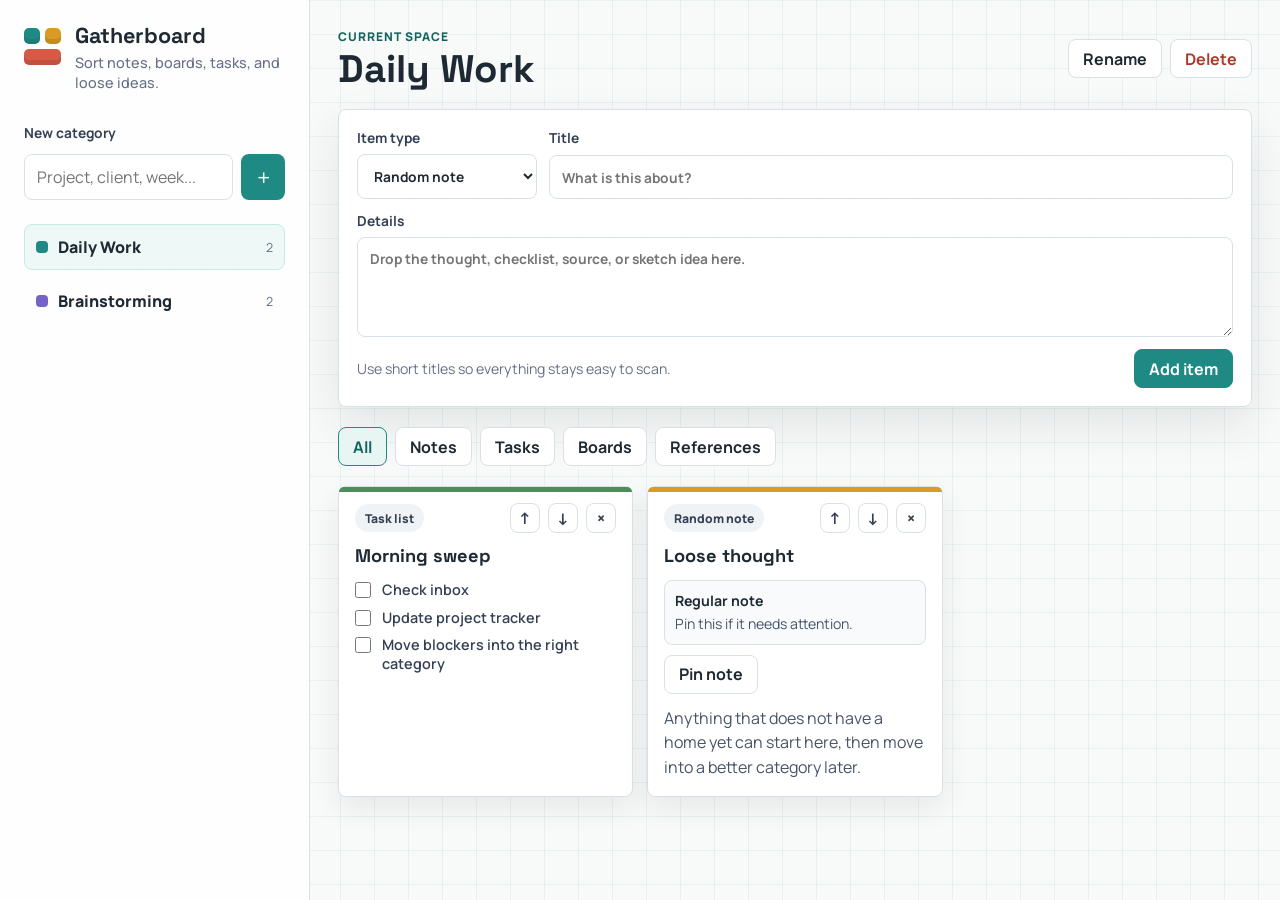
<file: index.html>
<!DOCTYPE html>
<html lang="en">
  <head>
    <meta charset="UTF-8" />
    <meta name="viewport" content="width=device-width, initial-scale=1.0" />
    <title>Gatherboard Organizer</title>
    <link rel="preconnect" href="https://fonts.googleapis.com" />
    <link rel="preconnect" href="https://fonts.gstatic.com" crossorigin />
    <link href="https://fonts.googleapis.com/css2?family=Manrope:wght@400;500;600;700;800&family=Space+Grotesk:wght@500;600;700&display=swap" rel="stylesheet" />
    <link rel="stylesheet" href="styles.css?v=20260620-whiteboard-tools" />
  </head>
  <body>
    <div class="app-shell">
      <aside class="sidebar" aria-label="Categories">
        <div class="brand">
          <div class="brand-mark" aria-hidden="true">
            <span></span>
            <span></span>
            <span></span>
          </div>
          <div>
            <h1>Gatherboard</h1>
            <p>Sort notes, boards, tasks, and loose ideas.</p>
          </div>
        </div>

        <form class="quick-add" id="categoryForm">
          <label for="categoryInput">New category</label>
          <div class="input-row">
            <input id="categoryInput" name="category" type="text" placeholder="Project, client, week..." autocomplete="off" />
            <button class="icon-button" type="submit" aria-label="Add category" title="Add category">+</button>
          </div>
        </form>

        <nav class="category-list" id="categoryList"></nav>
      </aside>

      <main class="workspace">
        <header class="topbar">
          <div>
            <p class="eyebrow">Current space</p>
            <h2 id="activeCategoryName"></h2>
          </div>
          <div class="topbar-actions">
            <button class="ghost-button" id="renameCategoryButton" type="button">Rename</button>
            <button class="danger-button" id="deleteCategoryButton" type="button">Delete</button>
          </div>
        </header>

        <section class="composer" aria-label="Add an item">
          <form id="itemForm">
            <div class="field-grid">
              <label>
                Item type
                <select id="itemType">
                  <option value="note">Random note</option>
                  <option value="task">Task list</option>
                  <option value="board">Whiteboard</option>
                  <option value="link">Reference</option>
                </select>
              </label>
              <label>
                Title
                <input id="itemTitle" type="text" placeholder="What is this about?" autocomplete="off" />
              </label>
            </div>
            <label>
              Details
              <textarea id="itemBody" rows="4" placeholder="Drop the thought, checklist, source, or sketch idea here."></textarea>
            </label>
            <div class="composer-actions">
              <p id="composerHint">Use short titles so everything stays easy to scan.</p>
              <button type="submit">Add item</button>
            </div>
          </form>
        </section>

        <section class="filters" aria-label="Item filters">
          <button class="filter-button active" type="button" data-filter="all">All</button>
          <button class="filter-button" type="button" data-filter="note">Notes</button>
          <button class="filter-button" type="button" data-filter="task">Tasks</button>
          <button class="filter-button" type="button" data-filter="board">Boards</button>
          <button class="filter-button" type="button" data-filter="link">References</button>
        </section>

        <section class="board-area" id="itemGrid" aria-live="polite"></section>
      </main>
    </div>

    <div class="modal-backdrop" id="boardModal" hidden>
      <section class="whiteboard-modal" role="dialog" aria-modal="true" aria-labelledby="boardModalTitle">
        <header class="modal-header">
          <div>
            <p class="eyebrow">Whiteboard</p>
            <h2 id="boardModalTitle">Sketch board</h2>
          </div>
          <button class="tiny-button" id="closeBoardButton" type="button" aria-label="Close whiteboard" title="Close">×</button>
        </header>

        <div class="whiteboard-tools" aria-label="Whiteboard tools">
          <button class="swatch active" type="button" data-color="#1f2933" style="--swatch-color: #1f2933; background: #1f2933" aria-label="Black ink" title="Black"></button>
          <button class="swatch" type="button" data-color="#1f8a83" style="--swatch-color: #1f8a83; background: #1f8a83" aria-label="Teal ink" title="Teal"></button>
          <button class="swatch" type="button" data-color="#d65a45" style="--swatch-color: #d65a45; background: #d65a45" aria-label="Coral ink" title="Coral"></button>
          <button class="swatch" type="button" data-color="#7763c5" style="--swatch-color: #7763c5; background: #7763c5" aria-label="Violet ink" title="Violet"></button>
          <button class="swatch" type="button" data-color="#2563eb" style="--swatch-color: #2563eb; background: #2563eb" aria-label="Blue ink" title="Blue"></button>
          <button class="swatch" type="button" data-color="#16a34a" style="--swatch-color: #16a34a; background: #16a34a" aria-label="Green ink" title="Green"></button>
          <button class="swatch" type="button" data-color="#f59e0b" style="--swatch-color: #f59e0b; background: #f59e0b" aria-label="Yellow ink" title="Yellow"></button>
          <button class="swatch" type="button" data-color="#dc2626" style="--swatch-color: #dc2626; background: #dc2626" aria-label="Red ink" title="Red"></button>
          <button class="swatch" type="button" data-color="#ffffff" style="--swatch-color: #ffffff; background: #ffffff" aria-label="White ink" title="White"></button>
          <button class="tool-button icon-tool" id="eraserButton" type="button" aria-label="Use eraser" title="Eraser">
            <svg viewBox="0 0 24 24" aria-hidden="true" fill="none" stroke="currentColor" stroke-width="2" stroke-linecap="round" stroke-linejoin="round">
              <path d="M4 15.5 14.5 5a2.1 2.1 0 0 1 3 0L20 7.5a2.1 2.1 0 0 1 0 3L11.5 19H6.8L4 16.2v-.7Z" />
              <path d="M13 6.5 18.5 12" />
              <path d="M3.8 19h16.4" />
            </svg>
          </button>
          <label class="size-control">
            Size
            <input id="brushSize" type="range" min="2" max="18" value="5" />
          </label>
          <button class="ghost-button" id="clearBoardButton" type="button">Clear</button>
          <button class="ghost-button" id="saveBoardButton" type="button">Save</button>
        </div>

        <canvas id="boardCanvas" width="1200" height="720"></canvas>
      </section>
    </div>

    <template id="categoryTemplate">
      <button class="category-button" type="button">
        <span class="category-color"></span>
        <span class="category-name"></span>
        <span class="category-count"></span>
      </button>
    </template>

    <template id="itemTemplate">
      <article class="item-card">
        <div class="item-card-header">
          <span class="type-pill"></span>
          <div class="card-actions">
            <button class="tiny-button move-up" type="button" aria-label="Move item up" title="Move up">↑</button>
            <button class="tiny-button move-down" type="button" aria-label="Move item down" title="Move down">↓</button>
            <button class="tiny-button delete-item" type="button" aria-label="Delete item" title="Delete">×</button>
          </div>
        </div>
        <h3></h3>
        <div class="custom-panel"></div>
        <p class="item-body"></p>
      </article>
    </template>

    <script src="script.js?v=20260620-whiteboard-tools"></script>
  </body>
</html>
</file>
<file: styles.css>
:root {
  --ink: #1f2933;
  --muted: #667085;
  --line: #d9e0e7;
  --paper: #f8faf9;
  --panel: #ffffff;
  --teal: #1f8a83;
  --teal-dark: #12645e;
  --coral: #d65a45;
  --gold: #d99b24;
  --violet: #7763c5;
  --green: #4d8d59;
  --shadow: 0 18px 45px rgba(31, 41, 51, 0.1);
  --font-body: "Manrope", "Avenir Next", "Trebuchet MS", sans-serif;
  --font-heading: "Space Grotesk", "Avenir Next", "Trebuchet MS", sans-serif;
}

* {
  box-sizing: border-box;
}

body {
  margin: 0;
  min-height: 100vh;
  background:
    linear-gradient(90deg, rgba(31, 138, 131, 0.07) 1px, transparent 1px),
    linear-gradient(rgba(31, 138, 131, 0.07) 1px, transparent 1px),
    var(--paper);
  background-size: 34px 34px;
  color: var(--ink);
  font-family: var(--font-body);
  font-feature-settings: "liga" 1, "kern" 1;
  text-rendering: optimizeLegibility;
}

button,
input,
select,
textarea {
  font: inherit;
}

button {
  cursor: pointer;
}

.app-shell {
  display: grid;
  grid-template-columns: 310px minmax(0, 1fr);
  min-height: 100vh;
}

.sidebar {
  border-right: 1px solid var(--line);
  background: rgba(255, 255, 255, 0.86);
  padding: 24px;
  position: sticky;
  top: 0;
  height: 100vh;
  overflow: auto;
}

.brand {
  display: flex;
  gap: 14px;
  align-items: flex-start;
  margin-bottom: 30px;
}

.brand-mark {
  display: grid;
  grid-template-columns: repeat(2, 16px);
  grid-template-rows: repeat(2, 16px);
  gap: 5px;
  flex: 0 0 auto;
  margin-top: 4px;
}

.brand-mark span {
  border-radius: 5px;
  background: var(--teal);
  box-shadow: inset 0 -5px rgba(0, 0, 0, 0.1);
}

.brand-mark span:nth-child(2) {
  background: var(--gold);
}

.brand-mark span:nth-child(3) {
  grid-column: span 2;
  background: var(--coral);
}

.brand h1,
.workspace h2,
.item-card h3 {
  font-family: var(--font-heading);
  margin: 0;
  font-weight: 800;
}

.brand h1 {
  font-size: 1.35rem;
  line-height: 1.1;
}

.brand p {
  margin: 5px 0 0;
  color: var(--muted);
  line-height: 1.4;
  font-size: 0.9rem;
  font-weight: 500;
}

.quick-add,
#itemForm {
  display: grid;
  gap: 12px;
}

label {
  display: grid;
  gap: 7px;
  color: #344054;
  font-size: 0.86rem;
  font-weight: 700;
}

input,
select,
textarea {
  width: 100%;
  border: 1px solid var(--line);
  border-radius: 8px;
  background: #fff;
  color: var(--ink);
  outline: none;
  padding: 11px 12px;
}

textarea {
  resize: vertical;
}

input:focus,
select:focus,
textarea:focus {
  border-color: var(--teal);
  box-shadow: 0 0 0 3px rgba(31, 138, 131, 0.16);
}

.input-row {
  display: grid;
  grid-template-columns: minmax(0, 1fr) 44px;
  gap: 8px;
}

.icon-button,
.tiny-button {
  display: inline-grid;
  place-items: center;
  border: 0;
  border-radius: 8px;
}

.icon-button {
  min-width: 44px;
  min-height: 44px;
  background: var(--teal);
  color: #fff;
  font-size: 1.45rem;
}

.category-list {
  display: grid;
  gap: 8px;
  margin-top: 24px;
}

.category-button {
  display: grid;
  grid-template-columns: 12px minmax(0, 1fr) auto;
  align-items: center;
  gap: 10px;
  border: 1px solid transparent;
  border-radius: 8px;
  background: transparent;
  color: var(--ink);
  padding: 11px;
  text-align: left;
  min-height: 46px;
}

.category-button:hover,
.category-button.active {
  background: #eef8f6;
  border-color: #c5ebe5;
}

.category-color {
  width: 12px;
  height: 12px;
  border-radius: 4px;
}

.category-name {
  overflow: hidden;
  text-overflow: ellipsis;
  white-space: nowrap;
  font-weight: 800;
}

.category-count {
  color: var(--muted);
  font-size: 0.78rem;
}

.workspace {
  padding: 28px;
  min-width: 0;
}

.topbar {
  display: flex;
  justify-content: space-between;
  align-items: center;
  gap: 18px;
  margin-bottom: 20px;
}

.eyebrow {
  margin: 0 0 4px;
  color: var(--teal-dark);
  font-size: 0.75rem;
  font-weight: 800;
  letter-spacing: 0.08em;
  text-transform: uppercase;
}

.workspace h2 {
  font-size: clamp(1.7rem, 3vw, 2.6rem);
  line-height: 1.05;
  max-width: 15ch;
}

.topbar-actions,
.composer-actions,
.filters,
.card-actions {
  display: flex;
  align-items: center;
  gap: 8px;
  flex-wrap: wrap;
}

.ghost-button,
.danger-button,
.composer button,
.custom-action,
.filter-button {
  min-height: 39px;
  border-radius: 8px;
  border: 1px solid var(--line);
  padding: 0 14px;
  background: #fff;
  color: var(--ink);
  font-weight: 700;
}

.danger-button {
  color: #ad3a2b;
}

.composer button[type="submit"] {
  border-color: var(--teal);
  background: var(--teal);
  color: #fff;
}

.composer {
  background: rgba(255, 255, 255, 0.92);
  border: 1px solid var(--line);
  border-radius: 8px;
  box-shadow: var(--shadow);
  padding: 18px;
  margin-bottom: 16px;
}

.field-grid {
  display: grid;
  grid-template-columns: 180px minmax(0, 1fr);
  gap: 12px;
}

.composer-actions {
  justify-content: space-between;
}

.composer-actions p {
  margin: 0;
  color: var(--muted);
  font-size: 0.88rem;
}

.filters {
  margin: 20px 0;
}

.filter-button.active {
  border-color: var(--teal);
  background: #e8f6f3;
  color: var(--teal-dark);
}

.board-area {
  display: grid;
  grid-template-columns: repeat(auto-fill, minmax(250px, 1fr));
  gap: 14px;
}

.item-card {
  position: relative;
  display: grid;
  align-content: start;
  gap: 12px;
  min-height: 210px;
  border: 1px solid var(--line);
  border-radius: 8px;
  background: var(--panel);
  box-shadow: 0 12px 28px rgba(31, 41, 51, 0.08);
  padding: 16px;
}

.item-card::before {
  content: "";
  position: absolute;
  inset: 0 0 auto;
  height: 5px;
  border-radius: 8px 8px 0 0;
  background: var(--teal);
}

.item-card.note::before {
  background: var(--gold);
}

.item-card.task::before {
  background: var(--green);
}

.item-card.board::before {
  background: var(--violet);
}

.item-card.link::before {
  background: var(--coral);
}

.item-card-header {
  display: flex;
  align-items: center;
  justify-content: space-between;
  gap: 12px;
}

.type-pill {
  display: inline-flex;
  align-items: center;
  min-height: 28px;
  border-radius: 999px;
  background: #f0f3f5;
  color: #344054;
  padding: 0 10px;
  font-size: 0.76rem;
  font-weight: 800;
}

.tiny-button {
  width: 30px;
  height: 30px;
  border: 1px solid var(--line);
  background: #fff;
  color: #344054;
  font-weight: 800;
}

.item-card h3 {
  font-size: 1.14rem;
  line-height: 1.25;
  letter-spacing: 0;
}

.custom-panel {
  display: grid;
  gap: 10px;
}

.custom-action {
  display: inline-flex;
  align-items: center;
  justify-content: center;
  width: fit-content;
}

.custom-action.active {
  border-color: #f0c36b;
  background: #fff6df;
}

.checklist {
  display: grid;
  gap: 8px;
}

.checklist label {
  display: grid;
  grid-template-columns: 18px minmax(0, 1fr);
  align-items: start;
  gap: 9px;
  color: #344054;
  font-size: 0.9rem;
  font-weight: 600;
  line-height: 1.35;
}

.checklist input {
  width: 16px;
  height: 16px;
  margin: 2px 0 0;
  accent-color: var(--green);
}

.checklist input:checked + span {
  color: var(--muted);
  text-decoration: line-through;
}

.link-preview,
.board-preview,
.note-status {
  border: 1px solid var(--line);
  border-radius: 8px;
  background: #f8fafc;
  padding: 10px;
  color: #475467;
  font-size: 0.88rem;
  line-height: 1.4;
}

.link-preview strong,
.board-preview strong,
.note-status strong {
  display: block;
  color: var(--ink);
  margin-bottom: 3px;
}

.board-preview img {
  display: block;
  width: 100%;
  aspect-ratio: 5 / 3;
  object-fit: cover;
  border: 1px solid #d7dce2;
  border-radius: 6px;
  background: #fff;
  margin-top: 8px;
}

.item-body {
  margin: 0;
  color: #475467;
  line-height: 1.55;
  white-space: pre-wrap;
  overflow-wrap: anywhere;
}

.item-card.task .item-body,
.item-card.board .item-body,
.item-card.link .item-body {
  display: none;
}

.item-card.task .item-body {
  padding-left: 14px;
  border-left: 3px solid rgba(77, 141, 89, 0.35);
}

.item-card.board {
  background:
    linear-gradient(90deg, rgba(119, 99, 197, 0.1) 1px, transparent 1px),
    linear-gradient(rgba(119, 99, 197, 0.1) 1px, transparent 1px),
    #fff;
  background-size: 22px 22px;
}

.empty-state {
  grid-column: 1 / -1;
  border: 1px dashed #b8c3cc;
  border-radius: 8px;
  background: rgba(255, 255, 255, 0.7);
  padding: 38px 20px;
  text-align: center;
  color: var(--muted);
}

.empty-state strong {
  display: block;
  color: var(--ink);
  font-size: 1.05rem;
  margin-bottom: 6px;
}

.modal-backdrop {
  position: fixed;
  inset: 0;
  z-index: 20;
  display: grid;
  place-items: center;
  background: rgba(31, 41, 51, 0.58);
  padding: 22px;
}

.modal-backdrop[hidden] {
  display: none;
}

.whiteboard-modal {
  display: grid;
  grid-template-rows: auto auto minmax(0, 1fr);
  gap: 14px;
  width: min(1080px, 100%);
  height: min(760px, calc(100vh - 44px));
  border: 1px solid #cdd5df;
  border-radius: 8px;
  background: #fff;
  box-shadow: 0 28px 80px rgba(16, 24, 40, 0.28);
  padding: 18px;
}

.modal-header {
  display: flex;
  align-items: flex-start;
  justify-content: space-between;
  gap: 14px;
}

.modal-header h2 {
  margin: 0;
  font-family: var(--font-heading);
  font-size: 1.55rem;
  line-height: 1.1;
}

.whiteboard-tools {
  display: flex;
  align-items: center;
  gap: 9px;
  flex-wrap: wrap;
}

.tool-button {
  display: inline-grid;
  place-items: center;
  min-height: 34px;
  border: 1px solid var(--line);
  border-radius: 8px;
  background: #fff;
  color: var(--ink);
  padding: 0 12px;
  font-weight: 800;
}

.icon-tool {
  width: 38px;
  min-width: 38px;
  padding: 0;
}

.icon-tool svg {
  width: 21px;
  height: 21px;
  fill: none;
  stroke: currentColor;
  stroke-linecap: round;
  stroke-linejoin: round;
  stroke-width: 2;
}

.tool-button.active {
  border-color: var(--coral);
  background: #fff0ed;
  color: #ad3a2b;
}

.swatch {
  width: 32px;
  height: 32px;
  border: 2px solid #fff;
  border-radius: 999px;
  background: var(--swatch-color);
  box-shadow: 0 0 0 1px var(--line);
}

.swatch.active {
  box-shadow: 0 0 0 3px rgba(31, 138, 131, 0.25);
}

.size-control {
  display: flex;
  align-items: center;
  gap: 8px;
  min-height: 39px;
}

.size-control input {
  width: 110px;
  padding: 0;
}

#boardCanvas {
  width: 100%;
  height: 100%;
  min-height: 320px;
  border: 1px solid #cfd8e3;
  border-radius: 8px;
  background:
    linear-gradient(90deg, rgba(31, 41, 51, 0.06) 1px, transparent 1px),
    linear-gradient(rgba(31, 41, 51, 0.06) 1px, transparent 1px),
    #fff;
  background-size: 28px 28px;
  touch-action: none;
}

@media (max-width: 820px) {
  .app-shell {
    grid-template-columns: 1fr;
  }

  .sidebar {
    position: static;
    height: auto;
    border-right: 0;
    border-bottom: 1px solid var(--line);
  }

  .workspace {
    padding: 20px;
  }

  .topbar {
    align-items: flex-start;
    flex-direction: column;
  }

  .field-grid {
    grid-template-columns: 1fr;
  }

  .whiteboard-modal {
    height: calc(100vh - 28px);
    padding: 14px;
  }
}

@media (max-width: 520px) {
  .sidebar,
  .workspace {
    padding: 16px;
  }

  .composer-actions {
    align-items: stretch;
    flex-direction: column;
  }

  .composer button[type="submit"],
  .topbar-actions,
  .topbar-actions button {
    width: 100%;
  }

  .board-area {
    grid-template-columns: 1fr;
  }
}
</file>
